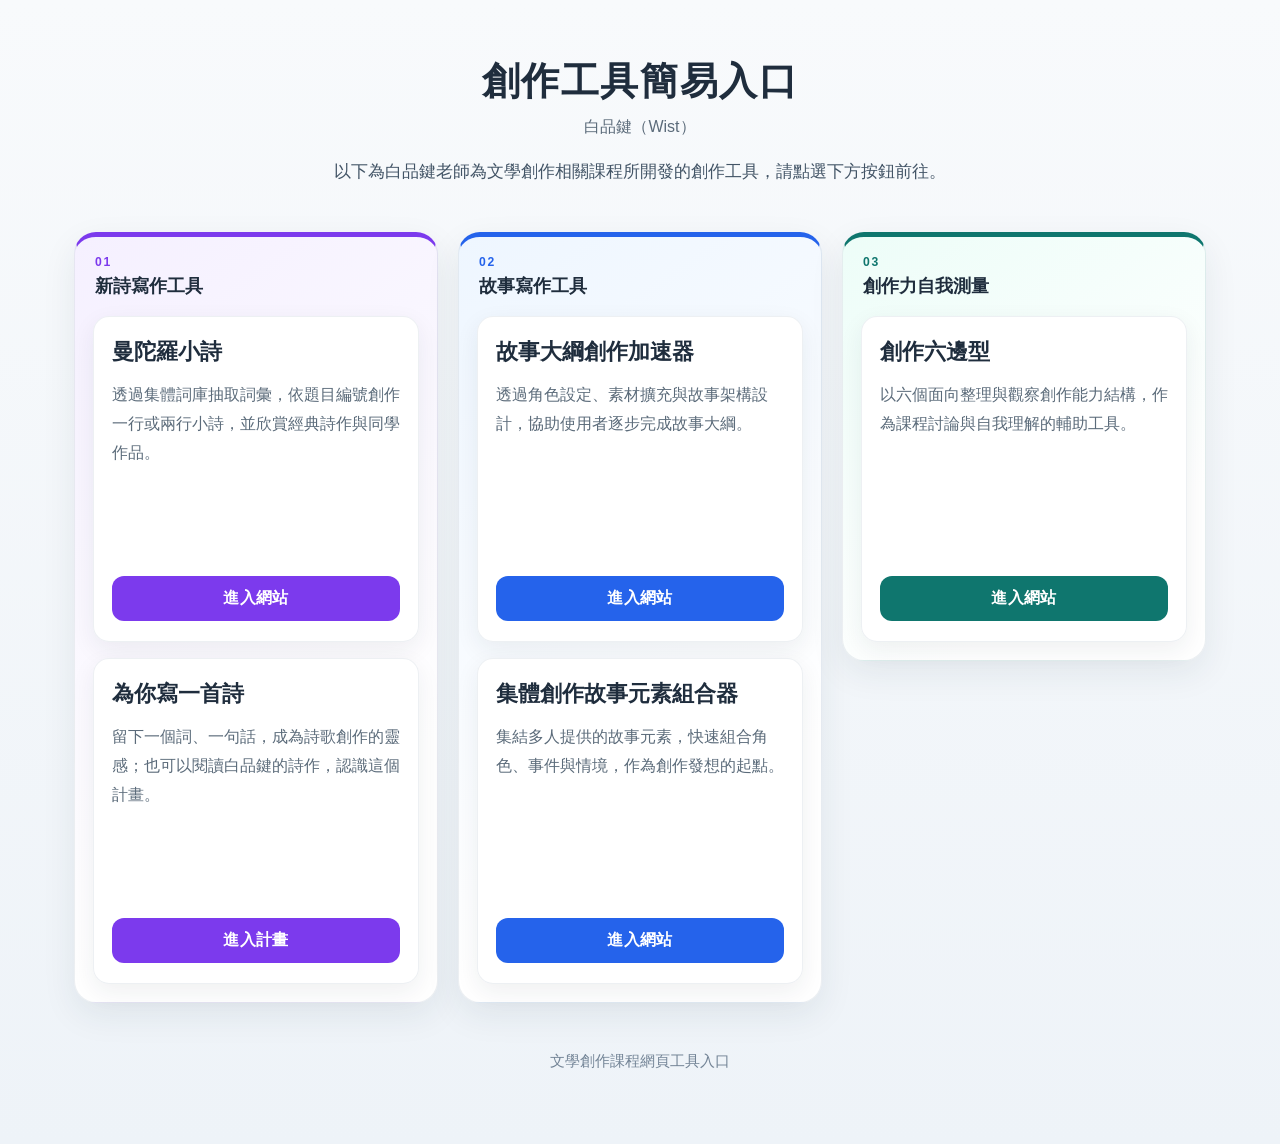
<file: index.html>
<!DOCTYPE html>
<html lang="zh-Hant">
<head>
  <meta charset="UTF-8">
  <meta name="viewport" content="width=device-width, initial-scale=1.0">
  <title>創作工具簡易入口</title>
  <style>
    *, *::before, *::after {
      box-sizing: border-box;
    }

    body {
      margin: 0;
      font-family: "Noto Sans TC", "Microsoft JhengHei", sans-serif;
      background: linear-gradient(180deg, #f8fafc 0%, #eef3f8 100%);
      color: #243447;
    }

    .container {
      max-width: 1180px;
      margin: 0 auto;
      padding: 56px 24px 72px;
    }

    .hero {
      text-align: center;
      margin-bottom: 44px;
    }

    .hero h1 {
      margin: 0 0 10px;
      font-size: 2.4rem;
      letter-spacing: 0.04em;
      color: #1f2d3d;
    }

    .hero .author {
      margin: 0 0 18px;
      font-size: 1rem;
      color: #5b6b7a;
    }

    .hero .desc {
      margin: 0 auto;
      max-width: 720px;
      line-height: 1.9;
      font-size: 1.05rem;
      color: #425466;
    }

    .tool-sections {
      display: grid;
      grid-template-columns: repeat(3, minmax(0, 1fr));
      gap: 20px;
      align-items: start;
    }

    .tool-section {
      --accent: #2f6fed;
      --accent-dark: #2458bc;
      --tint: #eef5ff;
      display: flex;
      flex-direction: column;
      min-width: 0;
      padding: 18px;
      border: 1px solid rgba(120, 140, 160, 0.14);
      border-top: 5px solid var(--accent);
      border-radius: 22px;
      background: linear-gradient(145deg, var(--tint), #ffffff 74%);
      box-shadow: 0 12px 34px rgba(31, 45, 61, 0.08);
    }

    .tool-section.poetry {
      --accent: #7c3aed;
      --accent-dark: #6326c5;
      --tint: #f5f0ff;
    }

    .tool-section.story {
      --accent: #2563eb;
      --accent-dark: #1d4ed8;
      --tint: #eef6ff;
    }

    .tool-section.measure {
      --accent: #0f766e;
      --accent-dark: #0b5f58;
      --tint: #edfdf8;
    }

    .section-heading {
      margin: 0 2px 16px;
      min-height: 0;
    }

    .section-heading .category-number {
      display: block;
      margin-bottom: 5px;
      color: var(--accent);
      font-size: 0.76rem;
      font-weight: 800;
      letter-spacing: 0.14em;
    }

    .section-heading h2 {
      margin: 0;
      color: #1f2d3d;
      font-size: 1.12rem;
      line-height: 1.45;
    }

    .section-cards {
      display: grid;
      grid-template-columns: 1fr;
      gap: 16px;
      align-content: start;
    }

    .story .section-cards {
      grid-template-columns: 1fr;
    }

    .tool-card {
      min-width: 0;
      aspect-ratio: 1 / 1;
      min-height: 280px;
      background: rgba(255, 255, 255, 0.94);
      border-radius: 16px;
      padding: 20px 18px;
      box-shadow: 0 8px 24px rgba(31, 45, 61, 0.07);
      border: 1px solid rgba(120, 140, 160, 0.13);
      display: flex;
      flex-direction: column;
      justify-content: space-between;
      transition: transform 0.2s ease, box-shadow 0.2s ease;
    }

    .tool-card:hover {
      transform: translateY(-3px);
      box-shadow: 0 12px 30px rgba(31, 45, 61, 0.12);
    }

    .tool-card h2 {
      margin: 0 0 14px;
      font-size: 1.35rem;
      color: #1f2d3d;
      line-height: 1.4;
    }

    .tool-card p {
      margin: 0 0 18px;
      line-height: 1.8;
      color: #5b6b7a;
      flex-grow: 1;
    }

    .tool-card a {
      display: inline-block;
      text-decoration: none;
      text-align: center;
      background: var(--accent);
      color: #ffffff;
      padding: 12px 18px;
      border-radius: 12px;
      font-weight: 700;
      letter-spacing: 0.03em;
      transition: background 0.2s ease, transform 0.2s ease;
    }

    .tool-card a:hover {
      background: var(--accent-dark);
      transform: translateY(-1px);
    }

    .footer {
      margin-top: 48px;
      text-align: center;
      font-size: 0.95rem;
      color: #738496;
    }

    @media (max-width: 1080px) {
      .container {
        max-width: 920px;
      }

      .tool-sections {
        grid-template-columns: repeat(2, minmax(0, 1fr));
      }

      .section-heading {
        min-height: 0;
      }
    }

    @media (max-width: 640px) {
      .tool-sections { grid-template-columns: 1fr; }
      .tool-section { width: 100%; max-width: 420px; margin-inline: auto; }
      .container {
        padding: 34px 14px 48px;
      }

      .hero h1 {
        font-size: 1.85rem;
      }

      .hero {
        margin-bottom: 30px;
      }

      .hero .desc {
        font-size: 1rem;
        line-height: 1.75;
      }

      .tool-section {
        padding: 15px;
        border-radius: 19px;
      }

      .story .section-cards {
        grid-template-columns: 1fr;
      }

      .tool-card {
        padding: 20px 18px;
      }

      .tool-card a {
        padding: 13px 16px;
      }
    }
  </style>
</head>
<body>
  <div class="container">
    <header class="hero">
      <h1>創作工具簡易入口</h1>
      <p class="author">白品鍵（Wist）</p>
      <p class="desc">
        以下為白品鍵老師為文學創作相關課程所開發的創作工具，請點選下方按鈕前往。               
      </p>
    </header>

    <main class="tool-sections">
      <section class="tool-section poetry">
        <header class="section-heading">
          <span class="category-number">01</span>
          <h2>新詩寫作工具</h2>
        </header>
        <div class="section-cards">
          <article class="tool-card">
            <h2>曼陀羅小詩</h2>
            <p>
              透過集體詞庫抽取詞彙，依題目編號創作一行或兩行小詩，並欣賞經典詩作與同學作品。
            </p>
            <a href="https://script.google.com/macros/s/AKfycbyVFkFs9lpxMT9vX0r_VTx8429uCt-p5FcLVxoLx62sFPCNFK02IBBYdYhxIpF1Hx7vbw/exec" target="_blank" rel="noopener noreferrer">
              進入網站
            </a>
          </article>
          <!-- poetry-entry:start -->
          <article class="tool-card">
            <h2>為你寫一首詩</h2>
            <p>
              留下一個詞、一句話，成為詩歌創作的靈感；也可以閱讀白品鍵的詩作，認識這個計畫。
            </p>
            <a href="./poetry/" target="_blank" rel="noopener noreferrer">
              進入計畫
            </a>
          </article>
          <!-- poetry-entry:end -->
        </div>
      </section>

      <section class="tool-section story">
        <header class="section-heading">
          <span class="category-number">02</span>
          <h2>故事寫作工具</h2>
        </header>
        <div class="section-cards">
          <article class="tool-card">
            <h2>故事大綱創作加速器</h2>
            <p>
              透過角色設定、素材擴充與故事架構設計，協助使用者逐步完成故事大綱。
            </p>
            <a href="https://script.google.com/macros/s/AKfycbzSERP6Fxqa55VB4fhtNnDWKAskdDct5i_-eORUsrpMs2JC5agEGxLHaFO4E77zgMHG/exec" target="_blank" rel="noopener noreferrer">
              進入網站
            </a>
          </article>

          <article class="tool-card">
            <h2>集體創作故事元素組合器</h2>
            <p>
              集結多人提供的故事元素，快速組合角色、事件與情境，作為創作發想的起點。
            </p>
            <a href="https://script.google.com/macros/s/AKfycbyquW3ot6Nn8-VyLitAc5ota2p_36UW_rgEflYhPxTnAn3BEmiBT23Be-NvrEZERfDo/exec" target="_blank" rel="noopener noreferrer">
              進入網站
            </a>
          </article>
        </div>
      </section>

      <section class="tool-section measure">
        <header class="section-heading">
          <span class="category-number">03</span>
          <h2>創作力自我測量</h2>
        </header>
        <div class="section-cards">
          <article class="tool-card">
            <h2>創作六邊型</h2>
            <p>
              以六個面向整理與觀察創作能力結構，作為課程討論與自我理解的輔助工具。
            </p>
            <a href="./hexagon/" target="_blank" rel="noopener noreferrer">
              進入網站
            </a>
          </article>
        </div>
      </section>
    </main>

    <footer class="footer">
      文學創作課程網頁工具入口
    </footer>
  </div>
</body>
</html>
</file>
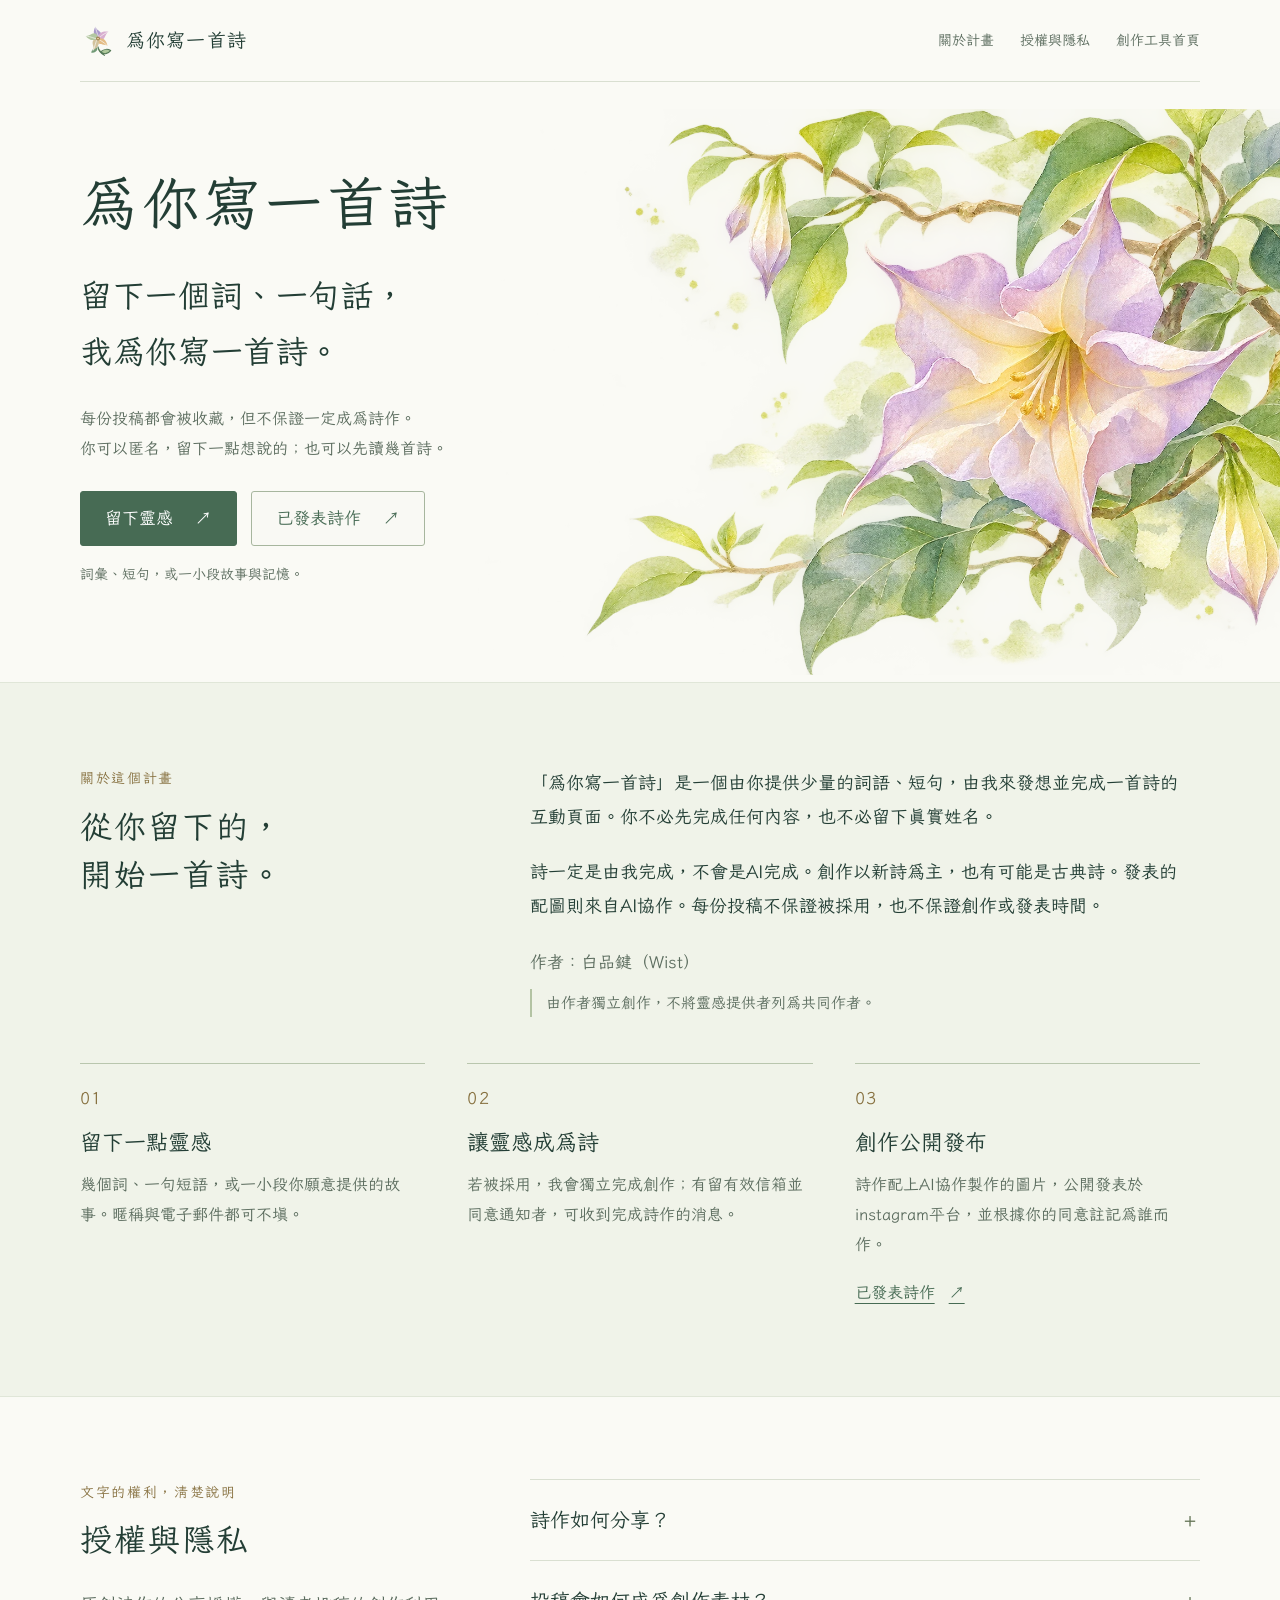
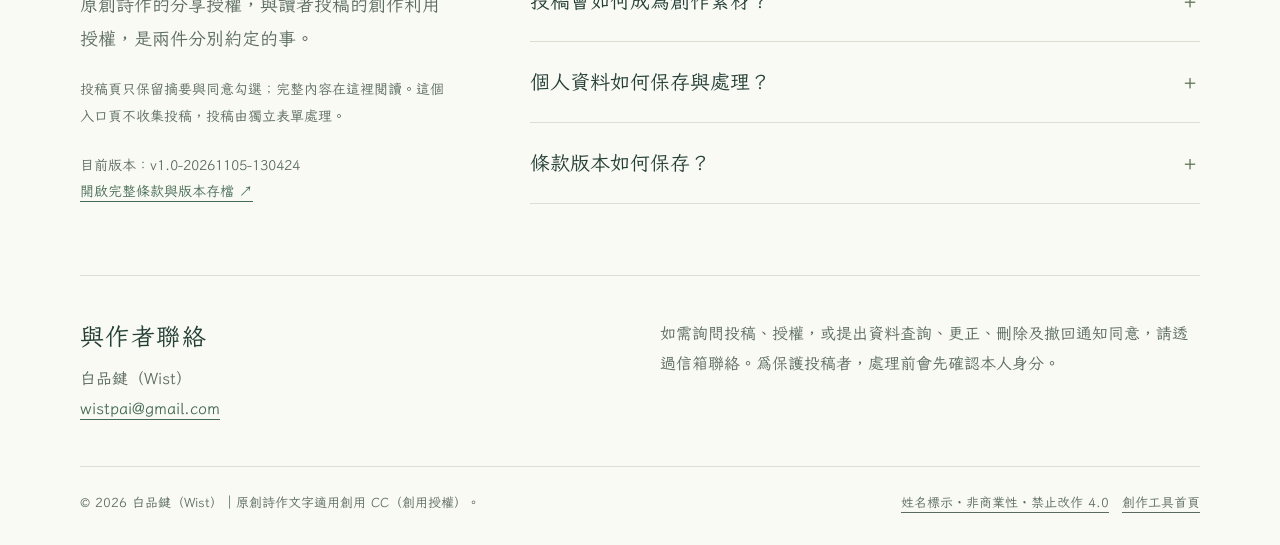
<file: poetry/index.html>
<!doctype html><html lang="zh-Hant-TW"><head><meta charset="utf-8"><meta name="viewport" content="width=device-width,initial-scale=1"><meta name="color-scheme" content="light"><title>為你寫一首詩｜白品鍵（Wist）</title><meta name="description" content="留下一個詞、一句話，我為你寫一首詩。 每份投稿都會被收藏，但不保證一定成為詩作。"><link rel="stylesheet" href="style.css?v=20261105-2"><link rel="preconnect" href="https://fonts.googleapis.com"><link rel="preconnect" href="https://fonts.gstatic.com" crossorigin><link rel="icon" type="image/svg+xml" href="./assets/mandala-mark.svg"></head>
<body>
  <a class="skip" href="#main">跳至主要內容</a>
  <header class="site-header wrap">
    <a class="brand" href="./"><img class="brand-mark" src="./assets/mandala-mark.svg" width="36" height="36" alt="" aria-hidden="true"><span>為你寫一首詩</span></a>
    <nav aria-label="頁面導覽"><a href="#about">關於計畫</a><a href="#rights">授權與隱私</a><a href="../">創作工具首頁</a></nav>
  </header>
  <main id="main">
    <section class="hero" aria-labelledby="hero-title">
      <div class="wrap hero-inner">
        <div class="hero-copy">
          <h1 id="hero-title">為你寫一首詩</h1>
          <p class="tagline">留下一個詞、一句話，<br>我為你寫一首詩。</p>
          <p class="hero-note">每份投稿都會被收藏，但不保證一定成為詩作。<br>你可以匿名，留下一點想說的；也可以先讀幾首詩。</p>
          <div class="actions"><a class="button" data-submit href="https://script.google.com/macros/s/AKfycbxvVpT1iSRXKH6rJ5BoIpMKZHf_poLiMaf7-6OvjgWh1Z41rOF9o3nZlQ8k9ctA9gL0/exec">留下靈感<span aria-hidden="true">↗</span></a><a class="button secondary" data-ig href="https://www.instagram.com/paiwist/" target="_blank" rel="noopener noreferrer">已發表詩作<span aria-hidden="true">↗</span></a></div>
          <p class="small">詞彙、短句，或一小段故事與記憶。</p>
        </div>
        <img class="hero-art" src="./assets/mandala-watercolor.webp" width="1536" height="1024" alt="" aria-hidden="true" fetchpriority="high" decoding="async">
      </div>
    </section>
    <section id="about" class="section about-section" aria-labelledby="about-title">
      <div class="wrap">
        <div class="intro-grid">
          <div><p class="section-label">關於這個計畫</p><h2 id="about-title">從你留下的，<br>開始一首詩。</h2></div>
          <div class="intro-copy">
            <p>「為你寫一首詩」是一個由你提供少量的詞語、短句，由我來發想並完成一首詩的互動頁面。你不必先完成任何內容，也不必留下真實姓名。</p>
            <p>詩一定是由我完成，不會是AI完成。創作以新詩為主，也有可能是古典詩。發表的配圖則來自AI協作。每份投稿不保證被採用，也不保證創作或發表時間。</p>
            <p class="signature">作者：白品鍵（Wist）</p>
            <p class="authorship-note">由作者獨立創作，不將靈感提供者列為共同作者。</p>
          </div>
        </div>
        <ol class="process" aria-label="參與流程">
          <li><span class="step-num">01</span><div class="step-copy"><h3>留下一點靈感</h3><p>幾個詞、一句短語，或一小段你願意提供的故事。暱稱與電子郵件都可不填。</p></div></li>
          <li><span class="step-num">02</span><div class="step-copy"><h3>讓靈感成為詩</h3><p>若被採用，我會獨立完成創作；有留有效信箱並同意通知者，可收到完成詩作的消息。</p></div></li>
          <li><span class="step-num">03</span><div class="step-copy"><h3>創作公開發布</h3><p>詩作配上AI協作製作的圖片，公開發表於instagram平台，並根據你的同意註記為誰而作。</p><a class="text-link" data-ig href="https://www.instagram.com/paiwist/" target="_blank" rel="noopener noreferrer">已發表詩作<span aria-hidden="true">↗</span></a></div></li>
        </ol>
      </div>
    </section>
    <section id="rights" class="section rights-section" aria-labelledby="rights-title">
      <div class="wrap">
        <div class="legal-layout">
          <div>
            <p class="section-label">文字的權利，清楚說明</p><h2 id="rights-title">授權與隱私</h2>
            <p class="legal-intro">原創詩作的分享授權，與讀者投稿的創作利用授權，是兩件分別約定的事。</p>
            <p class="small">投稿頁只保留摘要與同意勾選；完整內容在這裡閱讀。這個入口頁不收集投稿，投稿由獨立表單處理。</p>
            <p class="legal-version">目前版本：v1.0-20261105-130424<br><a href="./terms/v1.0-20261105-130424.html">開啟完整條款與版本存檔 ↗</a></p>
          </div>
          <div class="legal-list"><details><summary>詩作如何分享？</summary><div class="legal-text"><p>作者保有原創詩作著作權；原創詩作文字採創用 CC（創用授權）「姓名標示－非商業性－禁止改作 4.0 國際」授權。依條款標示作者、來源及授權資訊後，可非商業分享；商業利用與公開改作須另外取得授權。作者自行修改、出版、商業利用及另行授權的權利不受此授權限制。第三方圖片、字型及讀者投稿原文不自動適用這項授權。</p>
<p>官方授權條款：<a href="https://creativecommons.org/licenses/by-nc-nd/4.0/deed.zh-hant" target="_blank" rel="noopener noreferrer">https://creativecommons.org/licenses/by-nc-nd/4.0/deed.zh-hant</a></p></div></details><details><summary>投稿會如何成為創作素材？</summary><div class="legal-text"><p>投稿者保有依法享有的原文著作權。提交投稿時，您一次性授予本計畫作者非專屬、全球、不限期間、免授權費的使用授權，範圍包括保存、閱讀、摘錄、節選、修改、改寫、化用及融入原創詩作，並允許詩作公開發表、分享、出版、數位與紙本傳播及商業利用。</p>
<p>投稿原文不會作為獨立文章全文公開或單獨販售；如有此需要，將另行徵求同意。您確認自己有權提供及授權投稿內容；本授權不能排除第三人著作權、人格權及隱私限制。原創詩作由作者獨立創作，提供靈感不會使投稿者成為共同作者。</p>
<p>如您同意公開暱稱，作者可自行決定是否在作品上標示「為某某而作」或「感謝某某提供靈感」。未同意者以匿名處理，電子郵件不公開。</p>
<p>請勿提供自己不希望被公開或融入詩作的敏感個人資訊，例如真實姓名、住址、聯絡方式、健康狀況、家庭或感情隱私；也請避免提供足以辨識第三人身分、揭露其私人生活，或未經同意取得的他人資料。投稿原文不會作為獨立作品全文公開，但詩作可能取用其中的詞語、情境、意象或部分文字，即使沒有照錄原文，仍可能讓熟悉故事的人聯想到特定當事人。</p></div></details><details><summary>個人資料如何保存與處理？</summary><div class="legal-text"><p>蒐集主體／計畫作者：Wist（白品鍵）。公開聯絡信箱：wistpai@gmail.com。</p>
<p>蒐集目的：保存及管理投稿、供詩歌創作參考、維護授權與處理紀錄，並在您另行主動同意時寄送完成詩作通知。</p>
<p>資料類別：投稿內容、類型、選填暱稱、公開暱稱選擇、選填電子郵件、通知同意、投稿與同意時間、條款版本、處理及作品關聯紀錄，以及必要的防重複提交識別碼。</p>
<p>利用期間：於計畫持續及達成上述目的、維護授權與必要紀錄的合理期間內保存。創作利用授權的期間依前述授權約定；個人資料並非一律因此永久保留。</p>
<p>利用地區、對象及方式：由計畫作者及受其授權、負有保密義務的管理人員，在臺灣及所用雲端服務可能處理資料的地區，以私人 Google（Google 公司）試算表、應用程式指令碼與郵件服務進行儲存、閱讀、管理及聯絡。投稿原文與電子郵件清冊不公開；原創詩作則可依前述約定公開傳播及利用。</p>
<p>您可透過上述公開聯絡信箱，請求查詢、閱覽、複製、更正、補充、停止蒐集處理利用或刪除個人資料，也可撤回未來完成通知的同意。為保護您的資料，將先以合理方式確認身分；不會只憑公開投稿編號處理刪除。已寄出的郵件無法撤回，已發表作品與依法必要保留的紀錄須依個別情況另行處理。</p>
<p>不提供資料的影響：投稿內容及創作授權同意為完成投稿所必需；暱稱、電子郵件及完成通知同意均可不提供。不留信箱或不同意通知，仍可投稿，但不會收到完成通知。公開暱稱與完成通知是獨立、可自由選擇的同意，不影響創作授權勾選。</p></div></details><details><summary>條款版本如何保存？</summary><div class="legal-text"><p>每筆投稿記錄同意時的條款版本與時間。本版本以不可覆寫的快照保存；條款更新不會直接覆蓋舊版本的保存文字。</p><p><a href="./terms/">檢視條款版本紀錄</a></p></div></details></div>
        </div>
        <div id="contact" class="contact">
          <div><h2>與作者聯絡</h2><p>白品鍵（Wist）<br><a href="mailto:wistpai@gmail.com">wistpai@gmail.com</a></p></div>
          <p>如需詢問投稿、授權，或提出資料查詢、更正、刪除及撤回通知同意，請透過信箱聯絡。為保護投稿者，處理前會先確認本人身分。</p>
        </div>
      </div>
    </section>
  </main>
  <footer class="site-footer wrap">
    <p>© 2026 白品鍵（Wist）｜原創詩作文字適用創用 CC（創用授權）。</p>
    <p><a href="https://creativecommons.org/licenses/by-nc-nd/4.0/deed.zh-hant" target="_blank" rel="noopener noreferrer">姓名標示・非商業性・禁止改作 4.0</a>　<a href="../">創作工具首頁</a></p>
  </footer>
  <script src="./config.js"></script><script src="./app.js"></script>
</body>
</html>
</file>
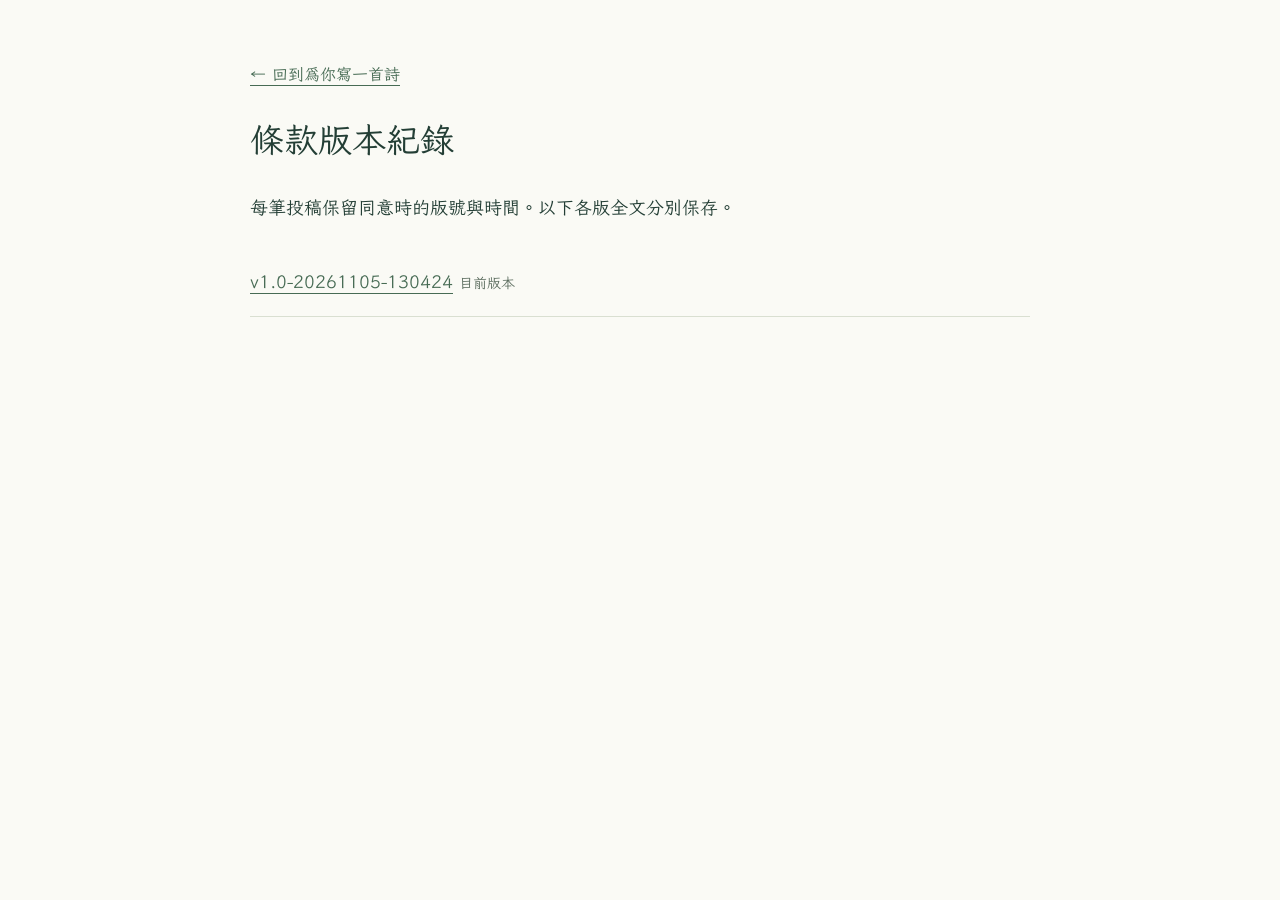
<file: poetry/terms/index.html>
<!doctype html><html lang="zh-Hant-TW"><head><meta charset="utf-8"><meta name="viewport" content="width=device-width,initial-scale=1"><meta name="color-scheme" content="light"><title>條款版本紀錄｜為你寫一首詩</title><meta name="description" content="留下一個詞、一句話，我為你寫一首詩。 每份投稿都會被收藏，但不保證一定成為詩作。"><link rel="stylesheet" href="../style.css"><link rel="preconnect" href="https://fonts.googleapis.com"><link rel="preconnect" href="https://fonts.gstatic.com" crossorigin></head><body><main class="wrap document"><a class="back-link" href="../">← 回到為你寫一首詩</a><h1>條款版本紀錄</h1><p>每筆投稿保留同意時的版號與時間。以下各版全文分別保存。</p><ul class="version-list"><li><a href="./v1.0-20261105-130424.html">v1.0-20261105-130424</a> <span class="small">目前版本</span></li></ul></main></body></html>
</file>
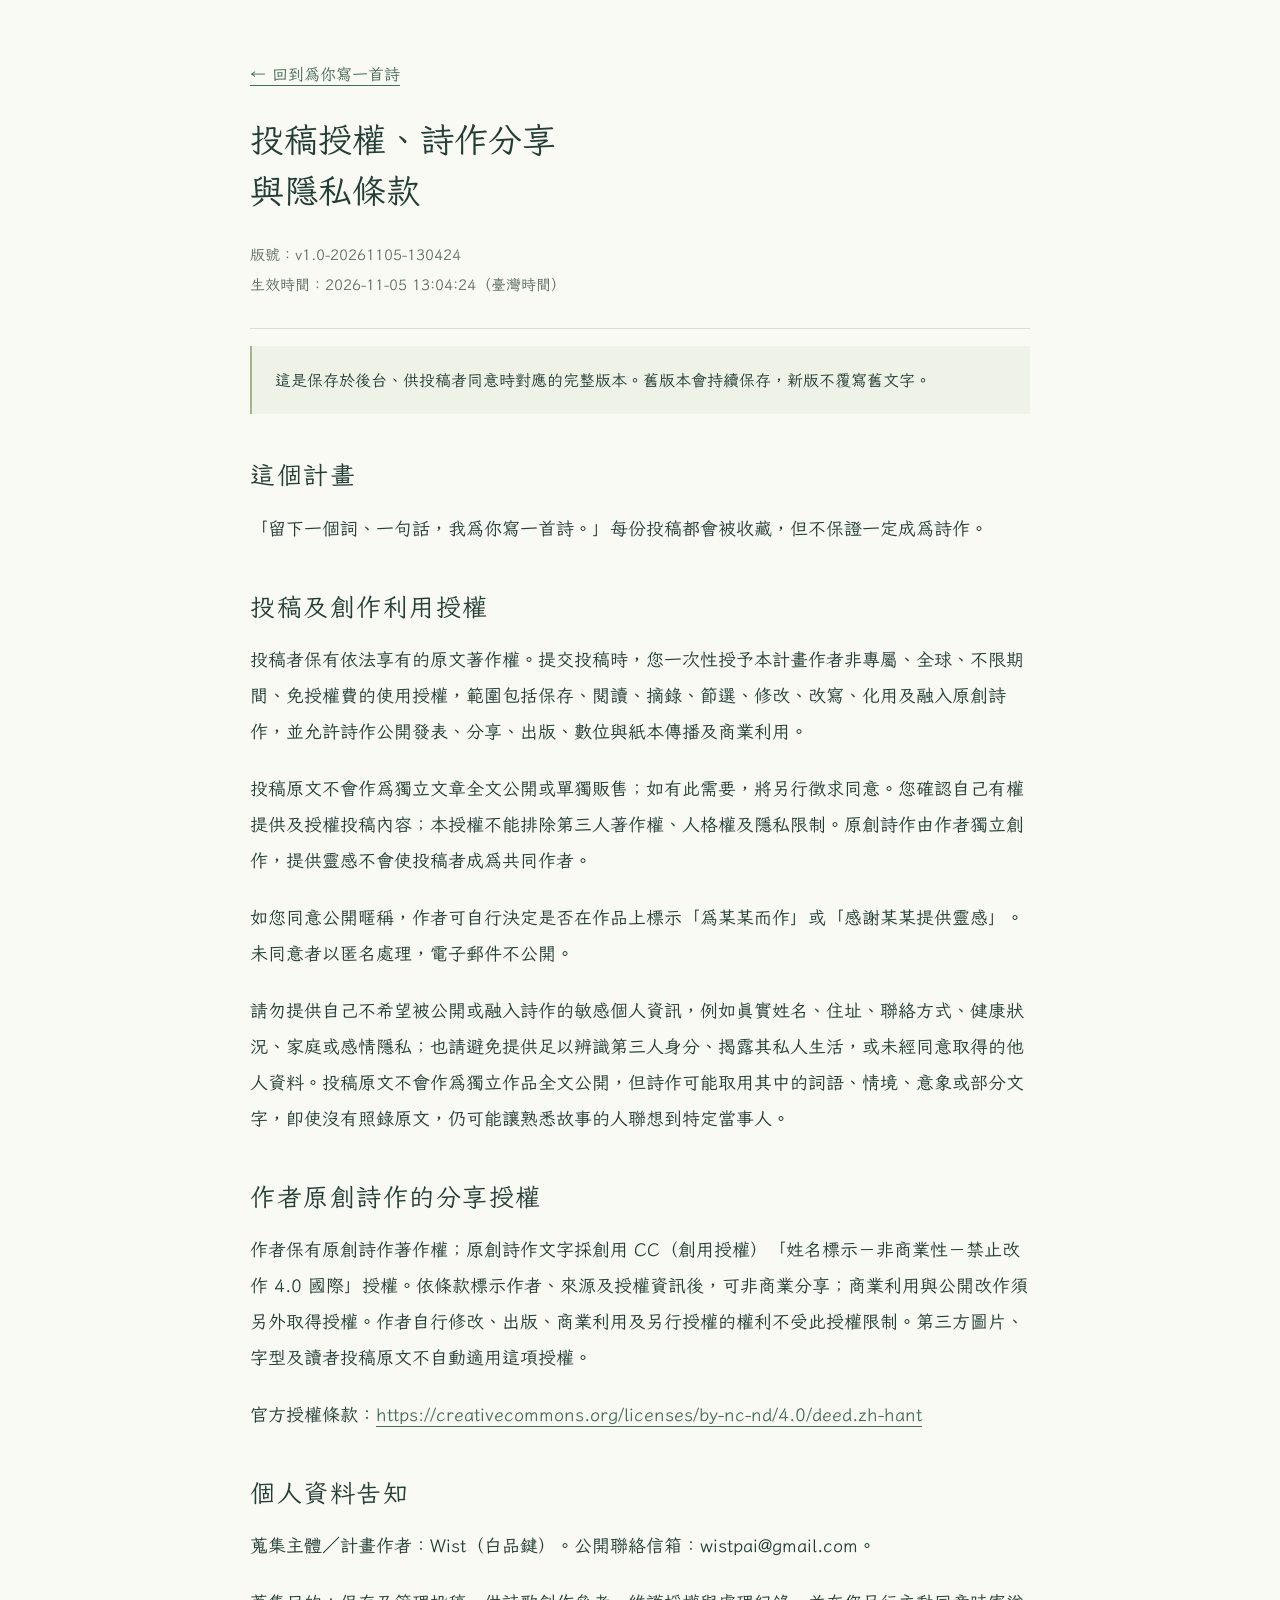
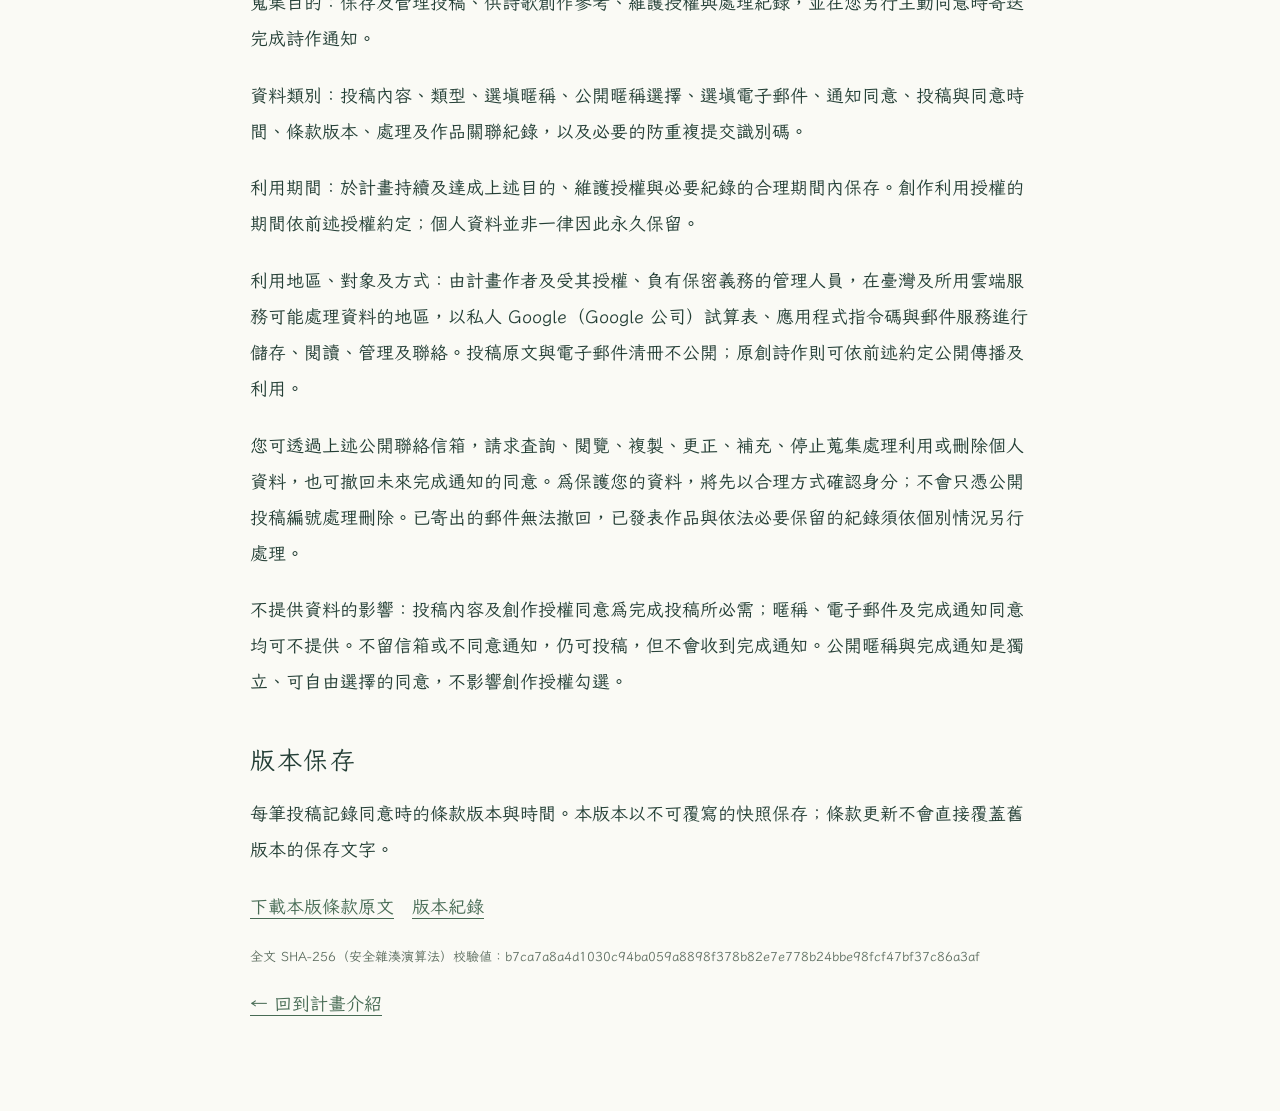
<file: poetry/terms/v1.0-20261105-130424.html>
<!doctype html><html lang="zh-Hant-TW"><head><meta charset="utf-8"><meta name="viewport" content="width=device-width,initial-scale=1"><meta name="color-scheme" content="light"><title>完整授權與隱私條款｜v1.0-20261105-130424</title><meta name="description" content="留下一個詞、一句話，我為你寫一首詩。 每份投稿都會被收藏，但不保證一定成為詩作。"><link rel="stylesheet" href="../style.css"><link rel="preconnect" href="https://fonts.googleapis.com"><link rel="preconnect" href="https://fonts.gstatic.com" crossorigin></head><body><main class="wrap document"><a class="back-link" href="../">← 回到為你寫一首詩</a><h1>投稿授權、詩作分享<br>與隱私條款</h1><p class="document-meta">版號：v1.0-20261105-130424<br>生效時間：2026-11-05 13:04:24（臺灣時間）</p><p class="archive-note">這是保存於後台、供投稿者同意時對應的完整版本。舊版本會持續保存，新版不覆寫舊文字。</p><section><h2>這個計畫</h2><p>「留下一個詞、一句話，我為你寫一首詩。」每份投稿都會被收藏，但不保證一定成為詩作。</p></section>
<section><h2>投稿及創作利用授權</h2><p>投稿者保有依法享有的原文著作權。提交投稿時，您一次性授予本計畫作者非專屬、全球、不限期間、免授權費的使用授權，範圍包括保存、閱讀、摘錄、節選、修改、改寫、化用及融入原創詩作，並允許詩作公開發表、分享、出版、數位與紙本傳播及商業利用。</p>
<p>投稿原文不會作為獨立文章全文公開或單獨販售；如有此需要，將另行徵求同意。您確認自己有權提供及授權投稿內容；本授權不能排除第三人著作權、人格權及隱私限制。原創詩作由作者獨立創作，提供靈感不會使投稿者成為共同作者。</p>
<p>如您同意公開暱稱，作者可自行決定是否在作品上標示「為某某而作」或「感謝某某提供靈感」。未同意者以匿名處理，電子郵件不公開。</p>
<p>請勿提供自己不希望被公開或融入詩作的敏感個人資訊，例如真實姓名、住址、聯絡方式、健康狀況、家庭或感情隱私；也請避免提供足以辨識第三人身分、揭露其私人生活，或未經同意取得的他人資料。投稿原文不會作為獨立作品全文公開，但詩作可能取用其中的詞語、情境、意象或部分文字，即使沒有照錄原文，仍可能讓熟悉故事的人聯想到特定當事人。</p></section>
<section><h2>作者原創詩作的分享授權</h2><p>作者保有原創詩作著作權；原創詩作文字採創用 CC（創用授權）「姓名標示－非商業性－禁止改作 4.0 國際」授權。依條款標示作者、來源及授權資訊後，可非商業分享；商業利用與公開改作須另外取得授權。作者自行修改、出版、商業利用及另行授權的權利不受此授權限制。第三方圖片、字型及讀者投稿原文不自動適用這項授權。</p>
<p>官方授權條款：<a href="https://creativecommons.org/licenses/by-nc-nd/4.0/deed.zh-hant" target="_blank" rel="noopener noreferrer">https://creativecommons.org/licenses/by-nc-nd/4.0/deed.zh-hant</a></p></section>
<section><h2>個人資料告知</h2><p>蒐集主體／計畫作者：Wist（白品鍵）。公開聯絡信箱：wistpai@gmail.com。</p>
<p>蒐集目的：保存及管理投稿、供詩歌創作參考、維護授權與處理紀錄，並在您另行主動同意時寄送完成詩作通知。</p>
<p>資料類別：投稿內容、類型、選填暱稱、公開暱稱選擇、選填電子郵件、通知同意、投稿與同意時間、條款版本、處理及作品關聯紀錄，以及必要的防重複提交識別碼。</p>
<p>利用期間：於計畫持續及達成上述目的、維護授權與必要紀錄的合理期間內保存。創作利用授權的期間依前述授權約定；個人資料並非一律因此永久保留。</p>
<p>利用地區、對象及方式：由計畫作者及受其授權、負有保密義務的管理人員，在臺灣及所用雲端服務可能處理資料的地區，以私人 Google（Google 公司）試算表、應用程式指令碼與郵件服務進行儲存、閱讀、管理及聯絡。投稿原文與電子郵件清冊不公開；原創詩作則可依前述約定公開傳播及利用。</p>
<p>您可透過上述公開聯絡信箱，請求查詢、閱覽、複製、更正、補充、停止蒐集處理利用或刪除個人資料，也可撤回未來完成通知的同意。為保護您的資料，將先以合理方式確認身分；不會只憑公開投稿編號處理刪除。已寄出的郵件無法撤回，已發表作品與依法必要保留的紀錄須依個別情況另行處理。</p>
<p>不提供資料的影響：投稿內容及創作授權同意為完成投稿所必需；暱稱、電子郵件及完成通知同意均可不提供。不留信箱或不同意通知，仍可投稿，但不會收到完成通知。公開暱稱與完成通知是獨立、可自由選擇的同意，不影響創作授權勾選。</p></section>
<section><h2>版本保存</h2><p>每筆投稿記錄同意時的條款版本與時間。本版本以不可覆寫的快照保存；條款更新不會直接覆蓋舊版本的保存文字。</p></section><p><a href="./v1.0-20261105-130424.md">下載本版條款原文</a>　<a href="./">版本紀錄</a></p><p class="checksum">全文 SHA-256（安全雜湊演算法）校驗值：b7ca7a8a4d1030c94ba059a8898f378b82e7e778b24bbe98fcf47bf37c86a3af</p><p><a href="../">← 回到計畫介紹</a></p></main></body></html>
</file>
<file: poetry/style.css>
@import url('https://fonts.googleapis.com/css2?family=LXGW+WenKai+TC&display=swap');
:root{color-scheme:light;--paper:#fafaf5;--ink:#233e35;--muted:#5b6c5e;--line:#d9dfd1;--green:#476b54;--pale:#eff2e7;--gold:#877140;--font:"LXGW WenKai TC","霞鶩文楷 TC","Songti TC","PMingLiU",serif}
*{box-sizing:border-box}html{scroll-behavior:smooth;scroll-padding-top:28px}body{margin:0;background:var(--paper);color:var(--ink);font:18px/1.9 var(--font);-webkit-font-smoothing:antialiased}a{color:var(--green);text-decoration-thickness:1px;text-underline-offset:5px}a:hover{color:#1b4830}button,a,summary{-webkit-tap-highlight-color:transparent}:focus-visible{outline:3px solid #927b43;outline-offset:5px}::selection{background:#dde5c8}p{margin:0 0 1.15em}h1,h2,h3{font-weight:400;line-height:1.5}h2{font-size:32px;letter-spacing:.06em;margin:0 0 24px}h3{font-size:23px;margin:0 0 12px}.wrap{width:min(1120px,calc(100% - 64px));margin-inline:auto}.skip{position:absolute;top:-100px;left:20px;background:white;padding:10px;z-index:10}.skip:focus{top:12px}
.site-header{min-height:82px;display:flex;align-items:center;justify-content:space-between;gap:22px;border-bottom:1px solid var(--line)}.brand{display:inline-flex;align-items:center;gap:10px;text-decoration:none;color:var(--ink);font-size:19px;letter-spacing:.06em}.brand-mark{width:36px;height:36px;flex:none}.site-header nav{display:flex;gap:26px;font-size:14px;flex-wrap:wrap}.site-header nav a{color:var(--muted);text-decoration:none;padding-block:8px}.site-header nav a:hover{color:var(--green)}
.hero{isolation:isolate;position:relative;overflow:hidden}.hero-inner{position:relative;min-height:600px;display:flex;align-items:center;padding-block:65px 76px}.hero-copy{position:relative;z-index:1;width:535px;max-width:52%}.hero h1{font-size:clamp(40px,4.5vw,64px);letter-spacing:.065em;margin:0 0 26px;line-height:1.3}.tagline{font-size:clamp(25px,2.5vw,32px);line-height:1.75;margin-bottom:24px;letter-spacing:.02em}.hero-note{font-size:16px;color:var(--muted);max-width:31em}.actions{display:flex;gap:14px;flex-wrap:wrap;margin:28px 0 15px}.button{display:inline-flex;align-items:center;justify-content:center;gap:22px;min-height:52px;padding:10px 24px;text-decoration:none;background:var(--green);color:#fff;border:1px solid var(--green);border-radius:3px;font-size:17px;transition:background .2s}.button:hover{background:#31563d;color:white}.button.secondary{background:#fafaf5d9;color:var(--green);border-color:#a7b69e}.button.secondary:hover{background:#eef2e7}.button[aria-disabled=true]{background:#e5e8df;color:#5f6d58;border-color:#d1d8c9;pointer-events:none}.small{font-size:14px;color:var(--muted)}.hero-copy>.small{margin-bottom:0}.hero-art{position:absolute;z-index:-1;right:-128px;top:10px;width:850px;max-width:78vw;height:100%;object-fit:contain;pointer-events:none}
.section{padding:82px 0}.about-section{background:#f0f3e9;border-block:1px solid #e0e6d8}.intro-grid{display:grid;grid-template-columns:.8fr 1.45fr;gap:80px}.section-label{font-size:14px;color:var(--gold);letter-spacing:.12em;margin:0 0 10px}.intro-copy{max-width:660px}.intro-copy p:last-child{margin-bottom:0}.signature{font-size:17px;color:var(--muted);margin:24px 0 10px}.authorship-note{font-size:15px;color:var(--muted);border-left:2px solid #b3c3a3;padding-left:14px}.process{padding:0;margin:46px 0 0;list-style:none;display:grid;grid-template-columns:repeat(3,minmax(0,1fr));gap:42px}.process li{border-top:1px solid #b9c6ae;padding-top:18px}.step-num{display:block;color:var(--gold);font-size:17px;letter-spacing:.08em;margin-bottom:10px}.process h3{font-size:22px;margin-bottom:11px}.process p{color:var(--muted);font-size:16px;margin:0}.text-link{display:inline-flex;align-items:center;min-height:44px;gap:14px;font-size:16px;margin-top:10px}
.rights-section{padding-bottom:0}.legal-intro{max-width:700px;color:var(--muted)}.legal-layout{display:grid;grid-template-columns:.8fr 1.45fr;gap:80px}.legal-list{border-top:1px solid var(--line)}details{border-bottom:1px solid var(--line);padding:0}summary{cursor:pointer;list-style:none;display:flex;justify-content:space-between;gap:24px;align-items:center;padding:21px 0;font-size:20px}summary::-webkit-details-marker{display:none}summary::after{content:'＋';font:20px/1 system-ui;flex:none;color:#637456}details[open]>summary::after{content:'－'}.legal-text{font-size:17px;line-height:2;padding:4px 0 18px;overflow-wrap:anywhere}.legal-text p:last-child{margin-bottom:0}.legal-version{font-size:14px;color:var(--muted);margin-top:22px}.contact{border-top:1px solid var(--line);padding:42px 0;margin-top:54px;display:grid;grid-template-columns:1fr 1fr;gap:40px}.contact h2{font-size:24px;margin-bottom:9px}.contact p{margin:0;color:var(--muted);font-size:16px}.contact a{overflow-wrap:anywhere}.site-footer{padding:24px 0 30px;border-top:1px solid var(--line);display:flex;gap:16px;justify-content:space-between;flex-wrap:wrap;font-size:13px;color:var(--muted)}.site-footer p{margin:0}.site-footer a{color:var(--muted)}
.document{max-width:780px;margin:56px auto 90px}.document h1{font-size:34px;line-height:1.5;margin:24px 0}.document h2{font-size:25px;margin:42px 0 16px}.document p{line-height:2;overflow-wrap:anywhere}.document-meta{font-size:15px;color:var(--muted);padding-bottom:28px;border-bottom:1px solid var(--line)}.document .back-link{font-size:16px}.archive-note{padding:18px 23px;background:var(--pale);font-size:16px;border-left:2px solid #a3b58d}.checksum{font-size:13px;overflow-wrap:anywhere;color:var(--muted)}.version-list{list-style:none;padding:0}.version-list li{padding:18px 0;border-bottom:1px solid var(--line)}
@media(max-width:1000px){.hero-art{right:-100px;width:760px}.intro-grid,.legal-layout{gap:48px;grid-template-columns:.8fr 1.45fr}}
@media(max-width:900px){.wrap{width:calc(100% - 44px)}.hero-inner{min-height:540px;padding-block:60px}.hero h1{font-size:46px;letter-spacing:.035em}.hero-copy{max-width:61%}.hero-art{right:-86px;max-width:79vw;opacity:.8}.tagline{font-size:27px}.intro-grid,.legal-layout{grid-template-columns:1fr;gap:22px}.intro-copy{max-width:100%}.section{padding-block:60px}.rights-section{padding-bottom:0}.process{gap:26px}.document{margin-top:36px}}
@media(max-width:620px){body{font-size:17px}.wrap{width:calc(100% - 40px)}.site-header{min-height:86px;padding:17px 0;align-items:flex-start;gap:14px}.brand{font-size:17px;gap:6px;letter-spacing:.01em;white-space:nowrap}.brand-mark{width:30px;height:30px}.site-header nav{gap:1px 13px;font-size:12px;justify-content:flex-end;max-width:125px}.site-header nav a{padding-block:3px}.hero-inner{min-height:0;display:block;padding:47px 0 0}.hero-copy{width:100%;max-width:none}.hero h1{font-size:clamp(34px,8.7vw,46px);letter-spacing:.035em;margin-bottom:23px}.tagline{font-size:26px;line-height:1.75;margin-bottom:22px}.hero-note{font-size:16px;max-width:none}.hero-note br{display:none}.actions{gap:11px;margin-top:25px}.button{min-height:50px;padding:9px 18px;font-size:16px;gap:13px}.hero-art{position:relative;display:block;right:auto;top:auto;width:calc(100% + 110px);max-width:none;height:260px;margin:8px -55px -4px;object-fit:contain;opacity:1}.section{padding:50px 0}h2{font-size:28px;margin-bottom:18px}.intro-grid{gap:15px}.authorship-note{font-size:14px}.process{grid-template-columns:1fr;gap:25px;margin-top:34px}.process li{display:grid;grid-template-columns:30px minmax(0,1fr);gap:16px;padding-top:18px}.step-num{margin:2px 0 0;font-size:16px}.process h3{font-size:21px;margin-bottom:6px}.process p{font-size:16px}.legal-layout{gap:15px}summary{font-size:18px;padding:19px 0;gap:18px}.legal-text{font-size:16px;line-height:2}.rights-section{padding-bottom:0}.contact{grid-template-columns:1fr;gap:25px;padding:33px 0;margin-top:35px}.contact h2{font-size:22px}.site-footer{font-size:13px;display:block;padding:22px 0 28px}.site-footer p+p{margin-top:8px}.document{margin:36px auto 60px}.document h1{font-size:28px}.document h2{font-size:23px}.document-meta{font-size:14px}.archive-note{font-size:15px;padding:15px 18px}}
@media(max-width:360px){.site-header{flex-direction:column;gap:5px}.site-header nav{justify-content:flex-start;max-width:none;font-size:12px;gap:16px}.hero-inner{padding-top:38px}.hero h1{font-size:33px;letter-spacing:0}.button{padding-inline:13px;gap:9px}.tagline{font-size:23px;letter-spacing:0}}
@media(prefers-reduced-motion:reduce){html{scroll-behavior:auto}.button{transition:none}}
</file>
